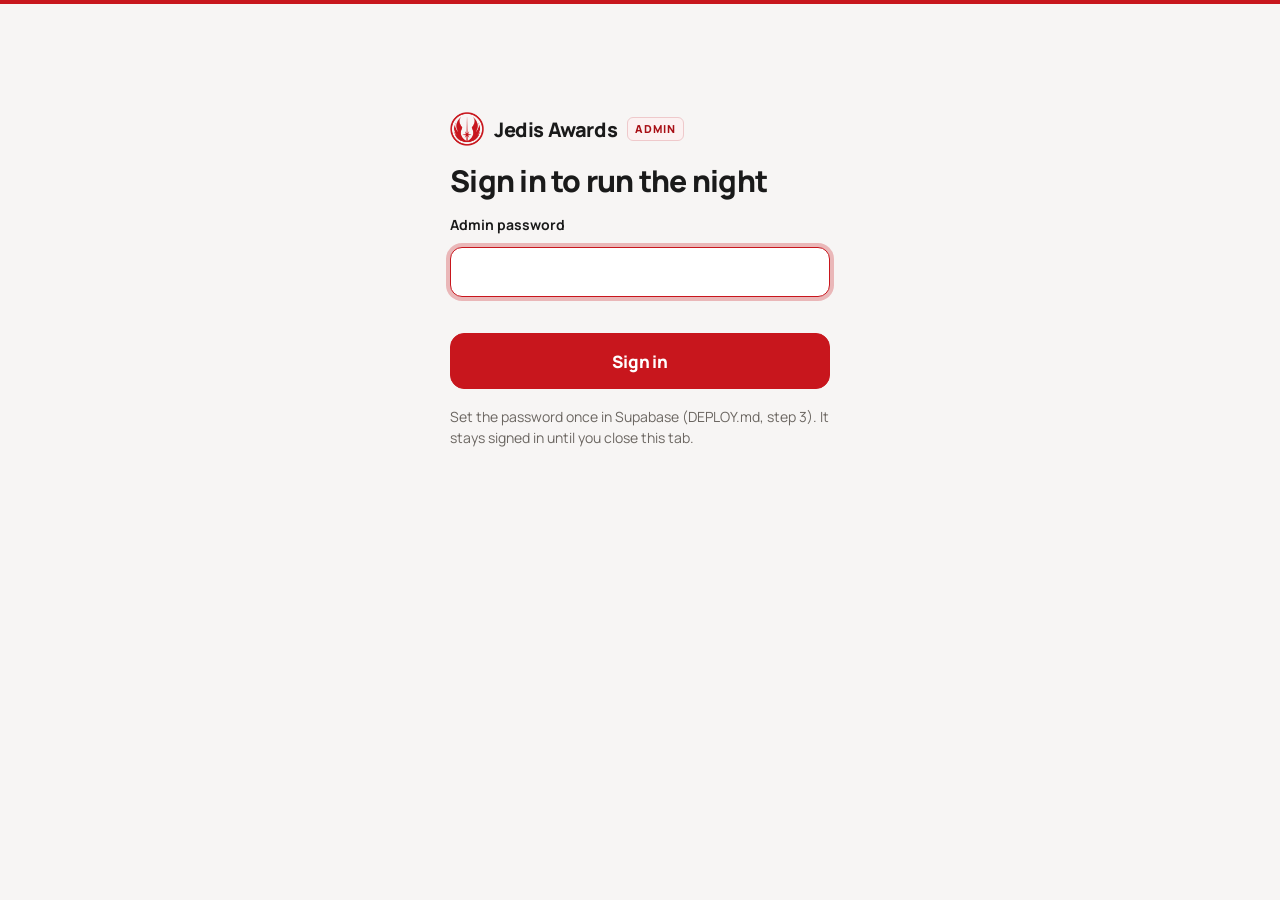
<file: admin.html>
<!doctype html>
<html lang="en">
<head>
<meta charset="utf-8">
<meta name="viewport" content="width=device-width, initial-scale=1">
<title>Admin · Jedis Awards</title>
<meta name="robots" content="noindex">
<meta name="theme-color" content="#ffffff">
<meta name="color-scheme" content="light">
<link rel="icon" href="assets/favicon.png" type="image/png">
<link rel="preload" href="fonts/manrope-latin-wght-normal.woff2" as="font" type="font/woff2" crossorigin>
<link rel="stylesheet" href="css/style.css">
</head>
<body class="admin">
<div id="app"></div>
<dialog id="dlg"></dialog>
<script src="js/config.js"></script>
<script src="js/vendor/supabase-2.116.0.js"></script>
<script type="module" src="js/admin.js"></script>
</body>
</html>
</file>
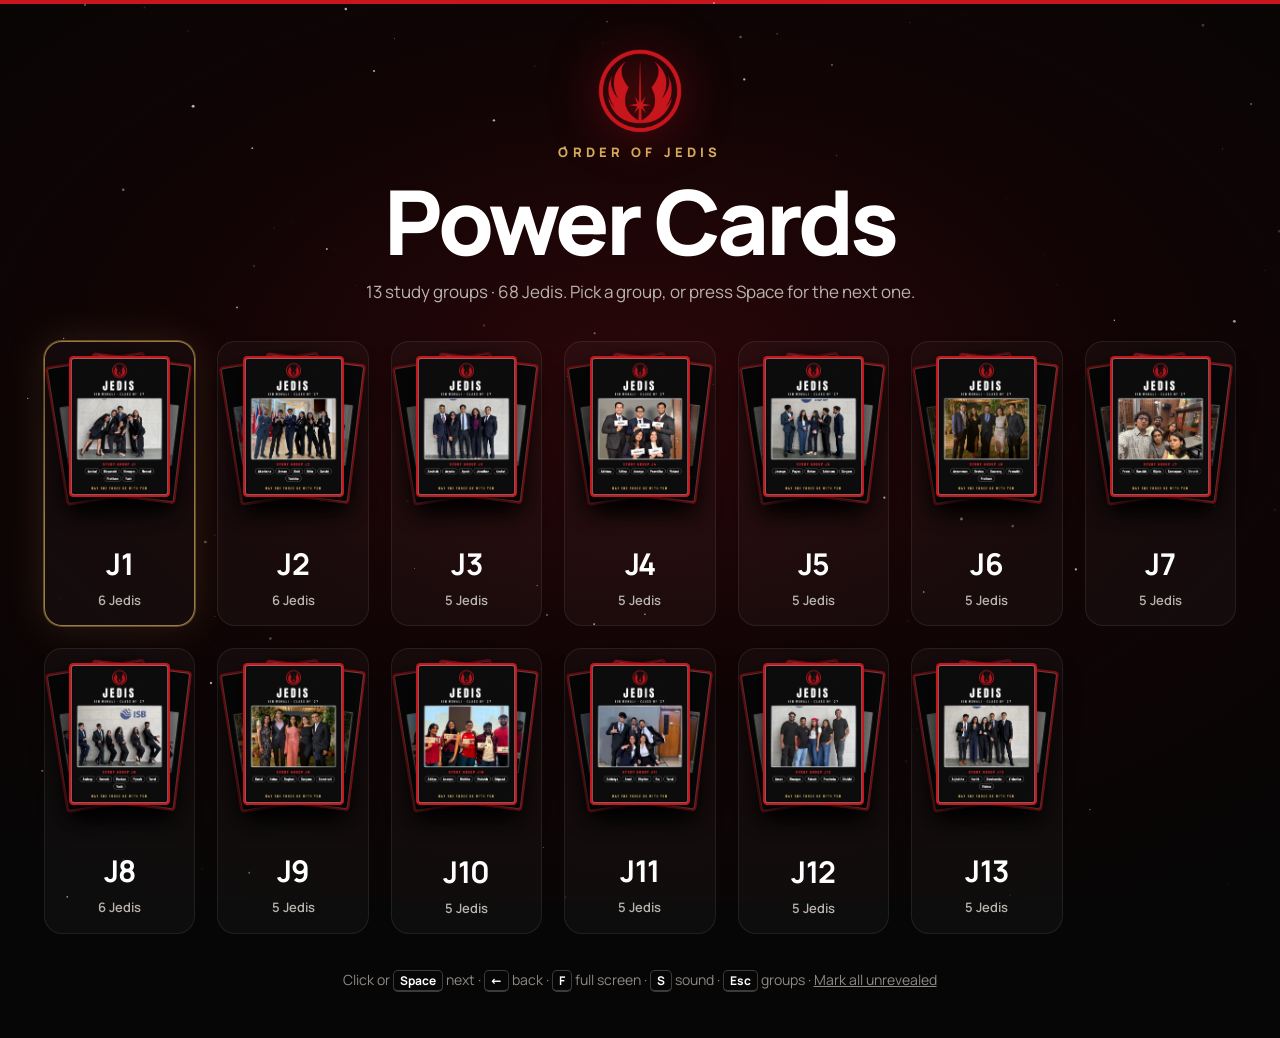
<file: cards.html>
<!doctype html>
<html lang="en">
<head>
<meta charset="utf-8">
<meta name="viewport" content="width=device-width, initial-scale=1, viewport-fit=cover">
<title>Power Cards · Jedis Awards</title>
<meta name="description" content="The Order of Jedis power cards, revealed one study group at a time.">
<meta name="theme-color" content="#0b0b0b">
<meta name="color-scheme" content="dark">
<link rel="icon" href="assets/favicon.png" type="image/png">
<link rel="preload" href="fonts/manrope-latin-wght-normal.woff2" as="font" type="font/woff2" crossorigin>
<link rel="stylesheet" href="css/style.css">
<link rel="stylesheet" href="css/cards.css">
</head>
<body class="cards-page">
<canvas id="stars" aria-hidden="true"></canvas>

<main id="picker" class="deck-picker" aria-labelledby="picker-title">
  <header class="picker-head">
    <img src="assets/logo.png" alt="" class="picker-logo">
    <span class="gold caps-wide">Order of Jedis</span>
    <h1 id="picker-title">Power Cards</h1>
    <p class="picker-sub" id="picker-sub"></p>
  </header>
  <div class="sg-grid" id="sg-grid"></div>
  <p class="keys">Click or <kbd>Space</kbd> next · <kbd>←</kbd> back · <kbd>F</kbd> full screen · <kbd>S</kbd> sound · <kbd>Esc</kbd> groups
    · <button class="linkish" id="reset-done">Mark all unrevealed</button></p>
</main>

<section id="stage" class="stage-cards" hidden aria-label="Card reveal">
  <div class="rays" id="rays" aria-hidden="true"></div>
  <div class="halo" id="halo" aria-hidden="true"></div>
  <div class="dim" id="dim" aria-hidden="true"></div>
  <div class="sg-title" id="sg-title"><span class="gold caps-wide">Study group</span><b id="sg-name"></b></div>
  <div class="progress" id="progress" aria-hidden="true"></div>
  <div class="deck" id="deck"></div>
  <div class="caption" id="caption" aria-live="polite"></div>
  <div class="hint" id="hint"></div>
  <div class="flash" id="flash" aria-hidden="true"></div>
</section>

<canvas id="sparks" aria-hidden="true"></canvas>

<div class="dock-ctl" id="dock-ctl">
  <button class="btn sm" id="ctl-groups">Groups</button>
  <button class="btn sm" id="ctl-sound"></button>
  <button class="btn sm" id="ctl-fs">Full screen</button>
</div>

<script type="module" src="js/cards.js"></script>
</body>
</html>
</file>
<file: css/style.css>
/* Jedis Awards — white and red, matching Jedis Khitaabs.
   Ink text on white, Jedi red for actions and accents. The winner reveal is the
   one moment the screen turns fully red. */

@font-face {
  font-family: "Manrope";
  src: url("../fonts/manrope-latin-wght-normal.woff2") format("woff2");
  font-weight: 200 800;
  font-style: normal;
  font-display: swap;
}

:root {
  --bg: #ffffff;
  --ground: #f7f5f4;       /* admin page background */
  --ink: #1a1a1a;
  --ink-2: #3d3a37;
  --muted: #6b6661;
  --line: #e3dfdc;
  --line-strong: #c9c3be;
  --soft: #f6f4f3;
  --red: #c8161d;          /* Jedi red */
  --red-deep: #a80f15;     /* hover, small red labels */
  --tint: #fcf1f1;
  --red-line: #efc9cb;
  --track: #f3e1e1;
  --on-red: #ffffff;
  --red-muted: var(--red-deep);
  --red-dim: #b5afaa;
  --ring: 0 0 0 4px rgba(200, 22, 29, 0.28);
  --font: "Manrope", system-ui, -apple-system, "Segoe UI", Roboto, sans-serif;
  color-scheme: light;
}

*, *::before, *::after { box-sizing: border-box; }
[hidden] { display: none !important; }
html { -webkit-text-size-adjust: 100%; background: var(--bg); }
html:has(body.admin) { background: var(--ground); }
html:has(body.red-stage), html:has(body.won) { background: var(--red); }
html:has(body.dark-stage) { background: var(--ink); }
body {
  margin: 0;
  background: var(--bg);
  color: var(--ink);
  font: 400 17px/1.45 var(--font);
  -webkit-font-smoothing: antialiased;
  border-top: 4px solid var(--red);
}
a { color: var(--red); text-underline-offset: 3px; }
a:hover { color: var(--red-deep); }
::selection { background: var(--red); color: var(--on-red); }
h1, h2, h3 { margin: 0; letter-spacing: -0.025em; line-height: 1.1; font-weight: 800; text-wrap: balance; }
.award-name, .lede, .sub { text-wrap: balance; }
p { margin: 0; }
.muted { color: var(--muted); }
.small { font-size: 14px; }
.tiny { font-size: 12px; }
.caps { text-transform: uppercase; letter-spacing: 0.08em; font-size: 12px; font-weight: 800; color: var(--red-deep); }
.glow { }
.sr { position: absolute; width: 1px; height: 1px; overflow: hidden; clip: rect(0 0 0 0); white-space: nowrap; }
.num { font-variant-numeric: tabular-nums; }

/* ---------- Buttons ---------- */
.btn {
  display: inline-flex; align-items: center; justify-content: center; gap: 8px;
  height: 48px; padding: 0 18px;
  font: 800 16px var(--font); letter-spacing: -0.005em;
  color: var(--ink); background: var(--bg);
  border: 1.5px solid var(--line-strong); border-radius: 12px;
  cursor: pointer; text-decoration: none; white-space: nowrap;
  transition: background 0.12s, border-color 0.12s, color 0.12s, box-shadow 0.12s;
}
.btn:hover:not(:disabled) { border-color: var(--red); color: var(--red); }
.btn:focus-visible { outline: none; box-shadow: var(--ring); }
.btn:disabled { color: var(--red-dim); border-color: var(--line); cursor: not-allowed; }
.btn svg { width: 17px; height: 17px; flex: none; }
.btn.primary { background: var(--red); border-color: var(--red); color: var(--on-red); }
.btn.primary:hover:not(:disabled) { background: var(--red-deep); border-color: var(--red-deep); color: var(--on-red); }
.btn.primary:disabled { background: #eecfd0; border-color: #eecfd0; color: #fff; }
.btn.big { height: 56px; font-size: 17px; border-radius: 14px; padding: 0 24px; }
.btn.block { width: 100%; }
.btn.sm { height: 40px; padding: 0 12px; font-size: 14px; border-radius: 10px; }
.btn.ghost { border-color: transparent; background: transparent; color: var(--red); }
.btn.ghost:hover:not(:disabled) { background: var(--tint); border-color: transparent; color: var(--red-deep); }
.btn.danger { color: var(--red-deep); border-color: var(--red-line); }
.icon-btn {
  width: 44px; height: 44px; display: inline-grid; place-items: center; padding: 0;
  color: var(--muted); background: transparent; border: 0; border-radius: 10px; cursor: pointer;
}
.icon-btn:hover:not(:disabled) { color: var(--red); background: var(--tint); }
.icon-btn:disabled { color: var(--red-dim); cursor: not-allowed; }
.icon-btn:focus-visible { outline: none; box-shadow: var(--ring); }
.icon-btn svg { width: 18px; height: 18px; }

/* ---------- Inputs ---------- */
.input, select.input, textarea.input {
  width: 100%; min-height: 50px; padding: 0 14px;
  font: 500 16px var(--font); color: var(--ink);
  background: var(--bg); border: 1.5px solid var(--line-strong); border-radius: 12px;
  outline: none; appearance: none;
}
select.input { background-image: linear-gradient(45deg, transparent 50%, var(--muted) 50%), linear-gradient(135deg, var(--muted) 50%, transparent 50%); background-position: calc(100% - 20px) 50%, calc(100% - 15px) 50%; background-size: 5px 5px; background-repeat: no-repeat; padding-right: 36px; }
textarea.input { padding: 12px 14px; min-height: 140px; line-height: 1.5; resize: vertical; }
.input::placeholder { color: #8f8983; font-weight: 400; }
.input:focus { border-color: var(--red); box-shadow: var(--ring); }
.label { display: block; margin: 0 0 6px; font-size: 14px; font-weight: 700; }
.field { display: flex; flex-direction: column; gap: 6px; }
.search { position: relative; }
.search svg { position: absolute; left: 14px; top: 50%; width: 18px; height: 18px; transform: translateY(-50%); color: var(--muted); pointer-events: none; }
.search .input { padding-left: 42px; }
input[type="range"] { accent-color: var(--red); width: 100%; height: 32px; }
input[type="checkbox"], input[type="radio"] { accent-color: var(--red); width: 18px; height: 18px; }

/* ---------- Cards, chips ---------- */
.card { background: var(--bg); border: 1px solid var(--line); border-radius: 16px; padding: 18px; }
.chip {
  display: inline-flex; align-items: center; gap: 6px; height: 24px; padding: 0 8px;
  font-size: 11px; font-weight: 800; letter-spacing: 0.06em; text-transform: uppercase;
  border-radius: 6px; border: 1px solid transparent; background: var(--soft); color: var(--muted); white-space: nowrap;
}
.chip.solid { background: var(--red); border-color: var(--red); color: var(--on-red); }
.chip.hot { background: var(--tint); border-color: var(--red-line); color: var(--red-deep); }
.dot { width: 8px; height: 8px; border-radius: 50%; background: var(--red); display: inline-block; }
.dot.off { background: var(--line-strong); }
.bar { height: 10px; border-radius: 999px; background: var(--track); overflow: hidden; }
.bar > i { display: block; height: 100%; background: var(--red); border-radius: 999px; transition: width 0.4s ease; }
.avatar {
  flex: none; width: 38px; height: 38px; border-radius: 50%;
  display: grid; place-items: center; font-size: 13px; font-weight: 800;
  background: var(--soft); color: var(--ink-2);
}
.toast {
  position: fixed; left: 50%; bottom: 24px; z-index: 100; transform: translateX(-50%);
  max-width: min(92vw, 520px); padding: 12px 16px; border-radius: 12px;
  background: var(--ink); color: #fff; font-weight: 700; font-size: 15px;
  box-shadow: 0 10px 30px rgba(26, 26, 26, 0.25);
}
.notice { padding: 14px 16px; border: 1px solid var(--red-line); border-radius: 12px; background: var(--tint); font-size: 15px; }
.notice code { font-size: 0.92em; background: #fff; padding: 1px 5px; border-radius: 5px; }
.brand { display: flex; align-items: center; gap: 10px; }
.brand img { width: 34px; height: 34px; display: block; }
.brand b { font-size: 20px; font-weight: 800; letter-spacing: -0.02em; }
.spinner { width: 20px; height: 20px; border-radius: 50%; border: 2.5px solid var(--line); border-top-color: var(--red); animation: spin 0.8s linear infinite; }
@keyframes spin { to { transform: rotate(360deg); } }

/* ---------- Timer ring ---------- */
.ring { position: relative; flex: none; }
.ring svg { display: block; transform: rotate(-90deg); overflow: visible; }
.ring .track { stroke: var(--track); }
.ring .prog { stroke: var(--red); stroke-linecap: round; transition: stroke-dashoffset 0.25s linear; }
.ring .val { position: absolute; inset: 0; display: grid; place-items: center; font-weight: 800; font-variant-numeric: tabular-nums; color: var(--ink); }
.ring.urgent .prog { stroke: var(--red-deep); }
.ring.urgent .val { color: var(--red-deep); animation: pulse 1s ease-in-out infinite; }
.ring.paused .prog { stroke: #8f8983; }
.ring.paused .val { color: var(--muted); }
@keyframes pulse { 50% { opacity: 0.45; } }

/* =========================================================
   PHONE
   ========================================================= */
.phone .shell { max-width: 520px; margin: 0 auto; min-height: calc(100dvh - 4px); display: flex; flex-direction: column; }
.phone .pad { padding: 18px; }
.phone .top { display: flex; align-items: center; justify-content: space-between; gap: 12px; padding: 12px 18px; border-bottom: 1px solid var(--line); }
.phone .me-chip { font-size: 13px; font-weight: 700; color: var(--muted); background: var(--soft); border: 1px solid var(--line); border-radius: 999px; padding: 5px 11px; max-width: 46vw; overflow: hidden; text-overflow: ellipsis; white-space: nowrap; }
.phone .center { flex: 1; display: flex; flex-direction: column; align-items: center; justify-content: center; text-align: center; padding: 28px 22px; gap: 14px; }
.phone .hero-logo { width: 112px; height: 112px; }
.phone h1.title { font-size: 34px; letter-spacing: -0.03em; }
.phone .lede { font-size: 16px; color: var(--muted); max-width: 320px; }
.phone .dock { position: sticky; bottom: 0; z-index: 5; background: var(--bg); border-top: 1px solid var(--line); padding: 12px 18px calc(14px + env(safe-area-inset-bottom)); display: flex; flex-direction: column; gap: 8px; }
.phone .dock .hint { text-align: center; font-size: 13px; color: var(--muted); }
.phone .pill { display: inline-flex; align-items: center; gap: 10px; padding: 10px 16px; border-radius: 999px; border: 1px solid var(--red-line); background: var(--tint); font-weight: 700; font-size: 15px; }
.phone .rules { width: 100%; text-align: left; display: flex; flex-direction: column; gap: 12px; }
.phone .rule { display: flex; gap: 10px; font-size: 14px; line-height: 1.4; color: var(--ink-2); }
.phone .rule b { flex: none; width: 22px; height: 22px; border-radius: 50%; background: var(--red); color: var(--on-red); font-size: 12px; display: grid; place-items: center; }

.combo { position: relative; }
.combo-list {
  position: absolute; z-index: 20; left: 0; right: 0; top: calc(100% + 6px);
  max-height: min(46vh, 340px); overflow: auto; margin: 0; padding: 6px; list-style: none;
  background: var(--bg); border: 1px solid var(--line); border-radius: 12px;
  box-shadow: 0 10px 28px rgba(26, 26, 26, 0.14); overscroll-behavior: contain;
}
.combo-item { display: flex; align-items: center; justify-content: space-between; gap: 10px; min-height: 46px; padding: 8px 12px; border-radius: 8px; cursor: pointer; font-weight: 500; }
.combo-item[aria-selected="true"] { background: var(--tint); }
.combo-item[aria-disabled="true"] { color: var(--muted); cursor: default; }
.combo-item mark { background: none; color: var(--red); font-weight: 800; }
.combo-item .note { font-size: 13px; font-weight: 500; color: var(--muted); }
.chosen { display: flex; align-items: center; justify-content: space-between; height: 52px; padding: 0 4px 0 14px; border-radius: 12px; background: var(--tint); border: 1.5px solid var(--red-line); font-weight: 700; font-size: 17px; }

.vote-head { display: flex; align-items: flex-start; justify-content: space-between; gap: 14px; padding: 18px 18px 0; }
.vote-head h1 { font-size: 27px; margin-top: 6px; }
.vote-head .desc { margin-top: 6px; font-size: 15px; color: var(--muted); }
.vote-tools { padding: 14px 18px 4px; display: flex; flex-direction: column; gap: 6px; }
.nominees { flex: 1; padding: 4px 12px 16px; display: flex; flex-direction: column; gap: 2px; }
.nominee {
  display: flex; align-items: center; gap: 12px; width: 100%; min-height: 56px; padding: 8px 12px;
  text-align: left; font: 600 16px var(--font); color: var(--ink);
  background: transparent; border: 1.5px solid transparent; border-radius: 12px; cursor: pointer;
}
.nominee:hover:not(:disabled) { background: var(--soft); }
.nominee:focus-visible { outline: none; box-shadow: var(--ring); }
.nominee .nm { flex: 1; }
.nominee .you { font-size: 11px; font-weight: 800; letter-spacing: 0.06em; text-transform: uppercase; color: var(--muted); margin-left: 6px; }
.nominee .tick { flex: none; width: 24px; height: 24px; border-radius: 50%; border: 2px solid var(--line-strong); display: grid; place-items: center; }
.nominee[aria-pressed="true"] { background: var(--tint); border-color: var(--red); font-weight: 800; }
.nominee[aria-pressed="true"]:hover { background: var(--tint); }
.nominee[aria-pressed="true"] .avatar { background: var(--red); color: var(--on-red); }
.nominee[aria-pressed="true"] .tick { background: var(--red); border-color: var(--red); color: var(--on-red); }
.nominee:disabled { cursor: default; }
.nominees.dim { opacity: 0.42; pointer-events: none; }
.locked-card { width: 100%; display: flex; align-items: center; gap: 12px; padding: 10px 6px 10px 12px; border: 1px solid var(--line); border-radius: 16px; text-align: left; background: var(--bg); }
.locked-card .avatar { width: 44px; height: 44px; background: var(--red); color: var(--on-red); font-size: 15px; }
.big-check { width: 76px; height: 76px; border-radius: 50%; display: grid; place-items: center; background: var(--tint); color: var(--red); }
.big-check svg { width: 38px; height: 38px; }
.banner { margin: 16px 18px 0; display: flex; gap: 12px; align-items: flex-start; padding: 14px; border-radius: 14px; border: 1.5px solid var(--red-line); background: var(--tint); }
.banner .ic { flex: none; width: 36px; height: 36px; border-radius: 50%; background: var(--red); color: var(--on-red); display: grid; place-items: center; }
.banner .muted { color: var(--ink-2); }

.reveal { flex: 1; display: flex; flex-direction: column; align-items: center; justify-content: center; text-align: center; padding: 30px 22px; gap: 10px; position: relative; overflow: hidden; }
.reveal .award-name { font-size: 22px; font-weight: 800; }
.reveal .winner { font-size: clamp(38px, 12vw, 54px); line-height: 1.02; font-weight: 800; letter-spacing: -0.035em; margin-top: 6px; }
.reveal .top3 { width: 100%; display: flex; flex-direction: column; gap: 10px; margin-top: 10px; }
.reveal .top3 div { padding: 14px 16px; border: 1px solid var(--line); border-radius: 14px; font-size: 20px; font-weight: 800; background: var(--bg); }
.reveal .top3 div.me { border-color: var(--red); background: var(--tint); }
.drum { display: inline-flex; gap: 7px; margin-top: 10px; }
.drum i { width: 10px; height: 10px; border-radius: 50%; background: var(--red); animation: drum 0.9s ease-in-out infinite; }
.drum i:nth-child(2) { animation-delay: 0.15s; } .drum i:nth-child(3) { animation-delay: 0.3s; }
@keyframes drum { 0%, 100% { transform: translateY(0); opacity: .4; } 50% { transform: translateY(-8px); opacity: 1; } }

/* The reveal: the page turns Jedi red with white text. */
.red-stage, .won { background: var(--red); color: #fff; border-top-color: var(--red-deep); }
.red-stage .muted, .won .muted, .red-stage .small, .won .small, .red-stage .sub { color: var(--tint); }
.red-stage .caps, .won .caps { color: #fff; }
.red-stage img, .won img { filter: brightness(0) invert(1); }
.red-stage .top, .won .top { border-bottom-color: rgba(255, 255, 255, 0.25); }
.red-stage .dock, .won .dock { background: var(--red); border-top-color: rgba(255, 255, 255, 0.25); }
.red-stage .dock .hint, .won .dock .hint { color: var(--tint); }
.red-stage .me-chip, .won .me-chip { color: #fff; background: rgba(0, 0, 0, 0.15); border-color: rgba(255, 255, 255, 0.3); }
.red-stage .brand b, .won .brand b { color: #fff; }
.won .ring-logo { width: 132px; height: 132px; display: grid; place-items: center; }
.won .ring-logo img { width: 132px; height: 132px; }
.won h1 { font-size: clamp(40px, 12vw, 54px); }

.wall-list { width: 100%; display: flex; flex-direction: column; gap: 8px; text-align: left; }
.wall-list div { display: flex; flex-direction: column; gap: 2px; padding: 12px 14px; border: 1px solid var(--line); border-radius: 12px; background: var(--bg); }
.wall-list div:nth-child(odd) { background: var(--tint); border-color: var(--red-line); }
.wall-list span { font-size: 13px; color: var(--muted); font-weight: 700; }
.wall-list b { font-size: 18px; }

/* =========================================================
   ADMIN
   ========================================================= */
body.admin { background: var(--ground); }
.admin header.top { position: sticky; top: 0; z-index: 10; background: rgba(255, 255, 255, 0.96); backdrop-filter: blur(6px); border-bottom: 1px solid var(--line); }
.admin .wrap { max-width: 1240px; margin: 0 auto; padding: 0 24px; }
.admin .topbar { display: flex; flex-wrap: wrap; align-items: center; justify-content: space-between; gap: 10px 20px; padding: 12px 0; }
.admin .tag { font-size: 11px; font-weight: 800; letter-spacing: 0.08em; text-transform: uppercase; color: var(--red-deep); background: var(--tint); border: 1px solid var(--red-line); border-radius: 6px; padding: 3px 7px; }
.admin nav { display: flex; flex-wrap: wrap; gap: 4px; }
.admin nav a { display: inline-flex; align-items: center; height: 40px; padding: 0 14px; border-radius: 10px; text-decoration: none; font-weight: 700; font-size: 15px; color: var(--ink-2); }
.admin nav a:hover { color: var(--red); background: var(--soft); }
.admin nav a[aria-current="page"] { color: var(--red-deep); background: var(--tint); font-weight: 800; }
.admin .status-line { display: flex; align-items: center; flex-wrap: wrap; gap: 12px; font-size: 14px; font-weight: 700; }
.admin main { padding: 24px 0 64px; }
.admin .cols { display: flex; flex-wrap: wrap; gap: 24px; align-items: flex-start; }
.admin .side { flex: 1 1 290px; min-width: 0; }
.admin .main { flex: 999 1 560px; min-width: 0; display: flex; flex-direction: column; gap: 24px; }
.admin .row2 { display: flex; flex-wrap: wrap; gap: 24px; }
.admin .row2 > * { flex: 1 1 320px; min-width: 0; }
.admin h2.sec { font-size: 16px; font-weight: 800; letter-spacing: -0.01em; }
.admin .page-head { display: flex; flex-wrap: wrap; align-items: flex-end; justify-content: space-between; gap: 14px; margin-bottom: 18px; }
.admin .page-head h1 { font-size: 32px; }
.admin .actions { display: flex; flex-wrap: wrap; gap: 10px; align-items: center; }
.run { display: flex; flex-direction: column; gap: 4px; margin-top: 10px; }
.run-item { display: flex; align-items: center; gap: 10px; min-height: 48px; padding: 6px 8px; border-radius: 10px; border: 1px solid transparent; }
.run-item.current { background: var(--tint); border-color: var(--red-line); }
.run-item .n { flex: none; width: 26px; height: 26px; border-radius: 50%; display: grid; place-items: center; font-size: 12px; font-weight: 800; background: var(--soft); color: var(--ink-2); }
.run-item.current .n { background: var(--red); color: var(--on-red); }
.run-item .t { flex: 1; min-width: 0; display: flex; flex-direction: column; }
.run-item .t b { font-size: 14px; font-weight: 600; white-space: nowrap; overflow: hidden; text-overflow: ellipsis; }
.run-item.current .t b { font-weight: 800; }
.run-item .t span { font-size: 12px; font-weight: 700; color: var(--red-deep); white-space: nowrap; overflow: hidden; text-overflow: ellipsis; }
.run-item.done .t b { color: var(--muted); }
.stats { display: grid; grid-template-columns: repeat(3, minmax(0, 1fr)); gap: 14px; }
.stat { padding: 14px 16px; border: 1px solid var(--line); border-radius: 14px; display: flex; flex-direction: column; gap: 8px; }
.stat .k { font-size: 13px; font-weight: 700; color: var(--muted); }
.stat .v { font-size: 40px; line-height: 1; font-weight: 800; font-variant-numeric: tabular-nums; }
.stat .v small { font-size: 20px; color: var(--muted); }
.onscreen { padding: 14px 16px; border-radius: 14px; border: 1px solid var(--red-line); background: var(--tint); display: flex; flex-direction: column; gap: 4px; }
.setting { display: flex; align-items: center; justify-content: space-between; gap: 12px; padding: 12px 0; border-top: 1px solid var(--line); }
.setting:first-of-type { border-top: 0; }
.setting .txt { display: flex; flex-direction: column; gap: 2px; }
.setting .txt b { font-size: 15px; font-weight: 700; }
.setting .txt span { font-size: 13px; color: var(--muted); }
.switch { flex: none; width: 52px; height: 30px; padding: 3px; border-radius: 999px; border: 0; background: var(--line-strong); cursor: pointer; display: flex; justify-content: flex-start; }
.switch i { width: 24px; height: 24px; border-radius: 50%; background: #fff; display: block; }
.switch[aria-checked="true"] { background: var(--red); justify-content: flex-end; }
.switch:focus-visible { outline: none; box-shadow: var(--ring); }
.tally { display: flex; flex-direction: column; gap: 10px; }
.tally .r { display: flex; flex-direction: column; gap: 4px; }
.tally .r div:first-child { display: flex; justify-content: space-between; font-size: 14px; font-weight: 700; }
.list { border: 1px solid var(--line); border-radius: 16px; overflow: hidden; background: var(--bg); }
.list-row { display: flex; align-items: center; gap: 12px; min-height: 64px; padding: 10px 14px; border-top: 1px solid var(--line); }
.list-row:first-child { border-top: 0; }
.list-row.dragging { opacity: 0.4; }
.list-row.drop-before { box-shadow: inset 0 3px 0 var(--red); }
.list-row.drop-after { box-shadow: inset 0 -3px 0 var(--red); }
.list-row .n { flex: none; width: 28px; height: 28px; border-radius: 50%; display: grid; place-items: center; font-size: 13px; font-weight: 800; background: var(--soft); color: var(--ink-2); }
.list-row .grow { flex: 1; min-width: 0; display: flex; flex-direction: column; gap: 2px; }
.list-row .grow b { font-size: 16px; font-weight: 800; }
.list-row .grow span { font-size: 14px; color: var(--muted); white-space: nowrap; overflow: hidden; text-overflow: ellipsis; }
.list-row .meta { flex: none; display: flex; align-items: center; gap: 8px; flex-wrap: wrap; justify-content: flex-end; }
.handle { cursor: grab; color: #8f8983; }
.editor { padding: 18px; border-top: 1px solid var(--line); background: #fffdfd; box-shadow: inset 4px 0 0 var(--red); display: flex; flex-direction: column; gap: 14px; }
.editor .grid2 { display: grid; grid-template-columns: repeat(2, minmax(0, 1fr)); gap: 14px; }
.picker { max-height: 260px; overflow: auto; border: 1px solid var(--line-strong); border-radius: 12px; padding: 6px; display: grid; grid-template-columns: repeat(auto-fill, minmax(200px, 1fr)); gap: 2px; background: var(--bg); }
.picker label { display: flex; align-items: center; gap: 10px; padding: 8px 10px; border-radius: 8px; font-size: 14px; font-weight: 600; cursor: pointer; }
.picker label:hover { background: var(--soft); }
.picker label.off { color: var(--muted); cursor: not-allowed; }
.table { width: 100%; border-collapse: collapse; }
.table th { text-align: left; font-size: 12px; font-weight: 800; letter-spacing: 0.06em; text-transform: uppercase; color: var(--muted); padding: 12px 14px; border-bottom: 1px solid var(--line); }
.table td { padding: 12px 14px; border-top: 1px solid var(--line); vertical-align: middle; font-size: 15px; }
.table tr.current td { background: var(--tint); }
.scroll-x { overflow-x: auto; }
.login { max-width: 420px; margin: 12vh auto 0; padding: 0 20px; display: flex; flex-direction: column; gap: 18px; }
dialog { background: var(--bg); color: var(--ink); border: 1px solid var(--line); border-radius: 16px; padding: 22px; max-width: min(560px, 92vw); width: 100%; box-shadow: 0 20px 60px rgba(26, 26, 26, 0.25); }
dialog::backdrop { background: rgba(26, 26, 26, 0.45); }
dialog h3 { font-size: 20px; margin-bottom: 8px; }

/* =========================================================
   BIG SCREEN
   ========================================================= */
.screen { border-top-width: 10px; overflow: hidden; height: 100vh; cursor: default; }
.screen .stage { position: relative; height: calc(100vh - 10px); display: flex; flex-direction: column; }
.screen .bar-top { display: flex; align-items: center; justify-content: space-between; padding: 3.2vh 5vw 0; }
.screen .bar-top .caps { font-size: clamp(14px, 1.7vw, 24px); }
.screen .bar-top .brand img { width: clamp(30px, 3.4vw, 52px); height: auto; }
.screen .bar-top .brand b { font-size: clamp(16px, 1.9vw, 28px); }
.screen .body { flex: 1; display: flex; align-items: center; gap: 5vw; padding: 0 5vw; min-height: 0; }
.screen .foot { display: flex; align-items: center; gap: 2.5vw; padding: 2.6vh 5vw; border-top: 1px solid var(--red-line); background: var(--tint); }
.screen .foot .big { font-size: clamp(22px, 3.2vw, 46px); font-weight: 800; letter-spacing: -0.02em; white-space: nowrap; }
.screen .foot .big small { font-size: 0.6em; color: var(--muted); }
.screen .foot .bar { flex: 1; height: 14px; background: var(--red-line); }
.screen .foot .note { font-size: clamp(14px, 1.5vw, 22px); color: var(--muted); font-weight: 700; white-space: nowrap; }
.screen h1.mega { font-size: clamp(44px, 7.4vw, 120px); line-height: 0.98; letter-spacing: -0.045em; }
.screen .sub { font-size: clamp(18px, 2.3vw, 34px); color: var(--muted); font-weight: 600; line-height: 1.3; }
.screen .qr { flex: none; background: #fff; padding: 1.4vw; border: 2px solid var(--ink); border-radius: 1.8vw; }
.screen .qr svg { display: block; width: clamp(200px, 25vw, 420px); height: auto; }
.screen .url { font-size: clamp(20px, 2.9vw, 46px); font-weight: 800; letter-spacing: -0.02em; word-break: break-all; color: var(--red); }
.screen .center-col { flex: 1; display: flex; flex-direction: column; align-items: center; justify-content: center; text-align: center; gap: 2vh; padding: 0 5vw; min-height: 0; }
.screen .cards { display: grid; gap: 2vw; width: min(88vw, 1500px); }
.screen .cards div { display: flex; flex-direction: column; align-items: center; gap: 2vh; padding: 3.5vh 1.5vw; border: 1px solid var(--line); border-radius: 22px; background: var(--bg); animation: rise 0.6s both; }
.screen .cards .avatar { width: clamp(70px, 8.5vw, 140px); height: clamp(70px, 8.5vw, 140px); font-size: clamp(24px, 3vw, 48px); background: var(--red); color: var(--on-red); }
.screen .cards b { font-size: clamp(22px, 2.6vw, 42px); letter-spacing: -0.02em; line-height: 1.1; }
.screen .winner-name { font-size: clamp(56px, 11vw, 190px); line-height: 0.95; letter-spacing: -0.05em; font-weight: 800; animation: rise 0.8s both; }
.screen .winner-name.two { font-size: clamp(44px, 7.5vw, 130px); }
.screen .wall { display: grid; grid-template-columns: repeat(4, minmax(0, 1fr)); align-content: start; gap: 1.4vw; padding: 0 4vw 4vh; flex: 1; min-height: 0; }
.screen .wall div { display: flex; flex-direction: column; justify-content: space-between; gap: 1vh; padding: 1.6vh 1.2vw; border: 1px solid var(--line); border-radius: 16px; background: var(--bg); min-height: 0; overflow: hidden; }
.screen .wall div:nth-child(8n+1), .screen .wall div:nth-child(8n+3), .screen .wall div:nth-child(8n+6), .screen .wall div:nth-child(8n+8) { background: var(--tint); border-color: var(--red-line); }
.screen .wall span { font-size: clamp(12px, 1.15vw, 18px); color: var(--muted); font-weight: 700; }
.screen .wall b { font-size: clamp(16px, 1.9vw, 30px); line-height: 1.1; letter-spacing: -0.02em; }
.screen .float-ctl { position: fixed; right: 16px; bottom: 16px; z-index: 30; display: flex; gap: 8px; opacity: 0; transition: opacity .3s; }
.screen.show-ctl .float-ctl { opacity: 1; }
.screen .paused-veil { position: absolute; inset: 0; display: grid; place-items: center; background: rgba(255, 255, 255, 0.82); z-index: 5; }
.screen .paused-veil div { font-size: clamp(40px, 7vw, 110px); font-weight: 800; letter-spacing: -0.04em; color: var(--red); }
@keyframes rise { from { opacity: 0; transform: translateY(24px); } to { opacity: 1; transform: none; } }

/* Nominees (drumroll) on dark ink; winner on full red. */
.screen.dark-stage { background: var(--ink); color: #fff; }
.dark-stage .bar-top .caps { color: #f2a5a8; }
.dark-stage .sub { color: #b9b3ae; }
.dark-stage .brand b { color: #fff; }
.dark-stage .brand img { filter: brightness(0) invert(1); }
.dark-stage .cards div { background: #232120; border-color: #3d3a37; }
.screen.red-stage .sub { color: var(--tint); }
.screen.red-stage { background: var(--red); }

#fx { position: fixed; inset: 0; pointer-events: none; z-index: 50; }

@media (max-width: 900px) {
  .admin .main { order: -1; }
}
@media (max-width: 640px) {
  .admin .wrap { padding: 0 16px; }
  .stats { grid-template-columns: 1fr 1fr; }
  .editor .grid2 { grid-template-columns: 1fr; }
  .list-row { flex-wrap: wrap; }
  .list-row .meta { width: 100%; justify-content: flex-start; }
}
@media (prefers-reduced-motion: reduce) {
  *, *::before, *::after { animation: none !important; transition: none !important; }
}
</file>
<file: css/cards.css>
/* Power card reveal: a dark stage so the black-and-red cards glow. */

body.cards-page {
  background: radial-gradient(ellipse 80% 70% at 50% 42%, #2b0709 0%, #120405 45%, #060606 100%) fixed;
  color: #fff;
  min-height: 100vh;
  overflow-x: hidden;
}
html:has(body.cards-page) { background: #060606; }
.cards-page.staging { overflow: hidden; height: 100vh; }
.gold { color: #d6ad5c; }
.caps-wide { text-transform: uppercase; letter-spacing: 0.32em; font-weight: 800; font-size: 13px; }
#stars { position: fixed; inset: 0; z-index: 0; pointer-events: none; }
#sparks { position: fixed; inset: 0; z-index: 40; pointer-events: none; }

/* ---------- Picker ---------- */
.deck-picker { position: relative; z-index: 1; max-width: 1240px; margin: 0 auto; padding: 5vh 24px 48px; }
.picker-head { display: flex; flex-direction: column; align-items: center; text-align: center; gap: 10px; margin-bottom: 4vh; }
.picker-logo { width: 84px; height: 84px; filter: drop-shadow(0 0 24px rgba(200, 22, 29, 0.6)); }
.picker-head h1 { font-size: clamp(44px, 7vw, 92px); letter-spacing: -0.04em; color: #fff; }
.picker-sub { color: #b9b3ae; font-size: 17px; }
.sg-grid { display: grid; grid-template-columns: repeat(auto-fill, minmax(150px, 1fr)); gap: 22px; }
.sg-tile {
  position: relative; display: flex; flex-direction: column; align-items: center; gap: 12px;
  padding: 14px 10px 16px; border-radius: 18px; cursor: pointer;
  background: rgba(255, 255, 255, 0.03); border: 1px solid rgba(255, 255, 255, 0.08); color: #fff;
  font-family: var(--font); transition: transform 0.25s, border-color 0.25s, background 0.25s;
}
.sg-tile:hover, .sg-tile:focus-visible { transform: translateY(-6px); border-color: rgba(200, 22, 29, 0.8); background: rgba(200, 22, 29, 0.08); outline: none; }
.sg-tile .thumb { position: relative; width: 100%; aspect-ratio: 857 / 1200; }
.sg-tile .thumb img { position: absolute; width: 78%; left: 11%; top: 0; border-radius: 4% / 3%; box-shadow: 0 10px 24px rgba(0, 0, 0, 0.7); }
.sg-tile .thumb img:nth-child(1) { transform: rotate(-9deg) translateX(-14%); filter: brightness(0.5); }
.sg-tile .thumb img:nth-child(2) { transform: rotate(7deg) translateX(14%); filter: brightness(0.65); }
.sg-tile .thumb img:nth-child(3) { transform: rotate(0); }
.sg-tile b { font-size: 30px; letter-spacing: -0.02em; line-height: 1; }
.sg-tile span { font-size: 13px; color: #b9b3ae; font-weight: 600; }
.sg-tile.done .thumb img:nth-child(3) { filter: grayscale(0.2); }
.sg-tile .badge { position: absolute; top: 10px; right: 10px; z-index: 2; background: #c8161d; color: #fff; font-size: 11px; font-weight: 800; letter-spacing: 0.08em; text-transform: uppercase; border-radius: 6px; padding: 4px 7px; }
.sg-tile.next { border-color: rgba(214, 173, 92, 0.7); box-shadow: 0 0 0 1px rgba(214, 173, 92, 0.4), 0 0 40px rgba(214, 173, 92, 0.15); }
.keys { margin-top: 36px; text-align: center; color: #8f8983; font-size: 14px; }
.keys kbd { font: 700 12px var(--font); color: #fff; border: 1px solid #3d3a37; border-bottom-width: 2px; border-radius: 5px; padding: 1px 6px; }
.linkish { background: none; border: 0; padding: 0; color: #8f8983; font: inherit; text-decoration: underline; cursor: pointer; }
.linkish:hover { color: #fff; }

/* ---------- Stage ---------- */
.stage-cards { position: fixed; inset: 4px 0 0 0; z-index: 2; overflow: hidden; cursor: pointer; -webkit-tap-highlight-color: transparent; }
.rays {
  position: absolute; left: var(--cx, 50%); top: var(--cy, 46%); width: 170vmax; height: 170vmax; margin: -85vmax 0 0 -85vmax;
  background: repeating-conic-gradient(from 0deg, rgba(255, 70, 70, 0.16) 0deg 5deg, rgba(255, 70, 70, 0) 5deg 15deg);
  -webkit-mask-image: radial-gradient(circle, #000 0%, rgba(0, 0, 0, 0.6) 22%, transparent 55%);
  mask-image: radial-gradient(circle, #000 0%, rgba(0, 0, 0, 0.6) 22%, transparent 55%);
  opacity: 0; animation: spin-rays 40s linear infinite; pointer-events: none;
}
@keyframes spin-rays { to { transform: rotate(360deg); } }
.halo { position: absolute; left: var(--cx, 50%); top: var(--cy, 46%); width: 90vmin; height: 90vmin; margin: -45vmin 0 0 -45vmin; border-radius: 50%;
  background: radial-gradient(circle, rgba(230, 30, 40, 0.55) 0%, rgba(200, 22, 29, 0.18) 38%, transparent 68%); opacity: 0; pointer-events: none; }
.dim { position: absolute; inset: 0; background: rgba(0, 0, 0, 0.55); opacity: 0; pointer-events: none; }
.flash { position: absolute; inset: 0; z-index: 30; pointer-events: none; opacity: 0;
  background: radial-gradient(circle at var(--cx, 50%) var(--cy, 46%), rgba(255, 255, 255, 0.95) 0%, rgba(255, 220, 220, 0.6) 18%, rgba(200, 22, 29, 0.25) 45%, transparent 70%); }

.sg-title { position: absolute; left: 4vw; top: 4vh; z-index: 12; display: flex; flex-direction: column; gap: 4px; transform-origin: left top; }
.sg-title b { font-size: clamp(56px, 9vw, 150px); line-height: 0.9; letter-spacing: -0.05em; color: #fff; text-shadow: 0 0 40px rgba(200, 22, 29, 0.6); }
.progress { position: absolute; right: 4vw; top: 5vh; z-index: 12; display: flex; gap: 8px; }
.progress i { width: 12px; height: 12px; border-radius: 50%; border: 2px solid rgba(255, 255, 255, 0.35); transition: background 0.3s, border-color 0.3s, transform 0.3s; }
.progress i.on { background: #c8161d; border-color: #c8161d; box-shadow: 0 0 12px rgba(200, 22, 29, 0.8); }
.progress i.now { transform: scale(1.35); border-color: #d6ad5c; }

.deck { position: absolute; inset: 0; z-index: 10; perspective: 2200px; }
.tc { position: absolute; left: 0; top: 0; transform-origin: 50% 50%; transform-style: preserve-3d; will-change: transform; perspective: 1800px; }
.tc.center { z-index: 20; }
.tc-tilt { position: absolute; inset: 0; transform-style: preserve-3d; transition: transform 0.18s ease-out; }
.tc-inner { position: absolute; inset: 0; transform-style: preserve-3d; transform: rotateY(180deg); will-change: transform; }
.tc-face { position: absolute; inset: 0; border-radius: 3.6% / 2.6%; overflow: hidden; backface-visibility: hidden; -webkit-backface-visibility: hidden;
  box-shadow: 0 18px 50px rgba(0, 0, 0, 0.75), 0 0 0 1px rgba(255, 255, 255, 0.06); background: #0b0b0b; }
.tc-face img { width: 100%; height: 100%; display: block; user-select: none; -webkit-user-drag: none; }
.tc-back { transform: rotateY(180deg); }
.tc-holo, .tc-glare { position: absolute; inset: 0; pointer-events: none; }
.tc-holo {
  mix-blend-mode: color-dodge; opacity: 0;
  background: linear-gradient(115deg, transparent 30%, rgba(255, 30, 90, 0.7) 38%, rgba(255, 200, 40, 0.65) 43%, rgba(40, 255, 180, 0.6) 48%, rgba(40, 170, 255, 0.65) 53%, rgba(190, 40, 255, 0.65) 58%, transparent 66%);
  background-size: 260% 260%; background-position: var(--hx, 50%) var(--hy, 50%);
}
.tc-glare { mix-blend-mode: overlay; opacity: 0; background: radial-gradient(circle at var(--gx, 50%) var(--gy, 40%), rgba(255, 255, 255, 0.75) 0%, rgba(255, 255, 255, 0.15) 28%, transparent 55%); }
.tc.live .tc-holo { opacity: 0.18; }
.tc.live .tc-glare { opacity: 0.85; }
.tc.dimmed { filter: brightness(0.35) saturate(0.6); }
.tc.slot-done .tc-face { box-shadow: 0 12px 30px rgba(0, 0, 0, 0.7), 0 0 0 2px rgba(214, 173, 92, 0.55); }

.caption { position: absolute; z-index: 25; display: flex; flex-direction: column; gap: 1.2vh; pointer-events: none; }
.caption > * { opacity: 0; transform: translateY(24px); }
.caption.show > * { animation: cap-in 0.6s cubic-bezier(.2, .8, .2, 1) forwards; }
.caption.show > *:nth-child(2) { animation-delay: 0.08s; } .caption.show > *:nth-child(3) { animation-delay: 0.16s; }
.caption.show > *:nth-child(4) { animation-delay: 0.26s; } .caption.show > *:nth-child(5) { animation-delay: 0.34s; }
@keyframes cap-in { to { opacity: 1; transform: none; } }
.caption .no { font-size: clamp(13px, 1.3vw, 20px); }
.caption .nm { font-size: clamp(44px, 6.4vw, 118px); font-weight: 800; letter-spacing: -0.045em; line-height: 0.92; color: #fff; text-shadow: 0 0 50px rgba(200, 22, 29, 0.55); text-wrap: balance; }
.caption .ttl { font-size: clamp(22px, 2.8vw, 48px); font-weight: 800; letter-spacing: -0.01em; color: #ff3b42; line-height: 1.05; text-wrap: balance; }
.caption .ds { font-size: clamp(16px, 1.5vw, 24px); color: #d9d4cf; line-height: 1.4; max-width: 34ch; text-wrap: pretty; }
.caption .ct { font-size: clamp(12px, 1.1vw, 16px); color: #8f8983; font-weight: 700; letter-spacing: 0.12em; text-transform: uppercase; }
.caption.finale { align-items: center; text-align: center; }
.caption.finale .nm { font-size: clamp(40px, 6vw, 110px); }
.caption .ttl.names { font-size: clamp(18px, 2vw, 34px); color: #ff3b42; line-height: 1.3; }

.hint { position: absolute; left: 0; right: 0; bottom: 1.6vh; z-index: 26; text-align: center; color: #8f8983; font-size: 14px; font-weight: 600; pointer-events: none; transition: opacity 0.3s; }

.dock-ctl { position: fixed; right: 16px; bottom: 16px; z-index: 60; display: flex; gap: 8px; opacity: 0; transition: opacity 0.3s; }
body.show-ctl .dock-ctl, .dock-ctl:focus-within { opacity: 1; }
.cards-page .dock-ctl .btn { background: rgba(20, 20, 20, 0.85); color: #fff; border-color: #3d3a37; }
.cards-page .dock-ctl .btn:hover { border-color: #c8161d; color: #fff; }

@media (max-width: 700px) {
  .sg-grid { grid-template-columns: repeat(auto-fill, minmax(104px, 1fr)); gap: 12px; }
  .sg-tile b { font-size: 24px; }
  .sg-title { left: 5vw; top: 2.4vh; }
  .sg-title b { font-size: 48px; }
  .progress { top: 3vh; gap: 6px; }
  .progress i { width: 10px; height: 10px; }
  .caption { gap: 0.6vh; }
  .caption .ds { font-size: 15px; }
  .keys { font-size: 13px; }
}
@media (prefers-reduced-motion: reduce) { .rays { animation: none; } }
</file>
